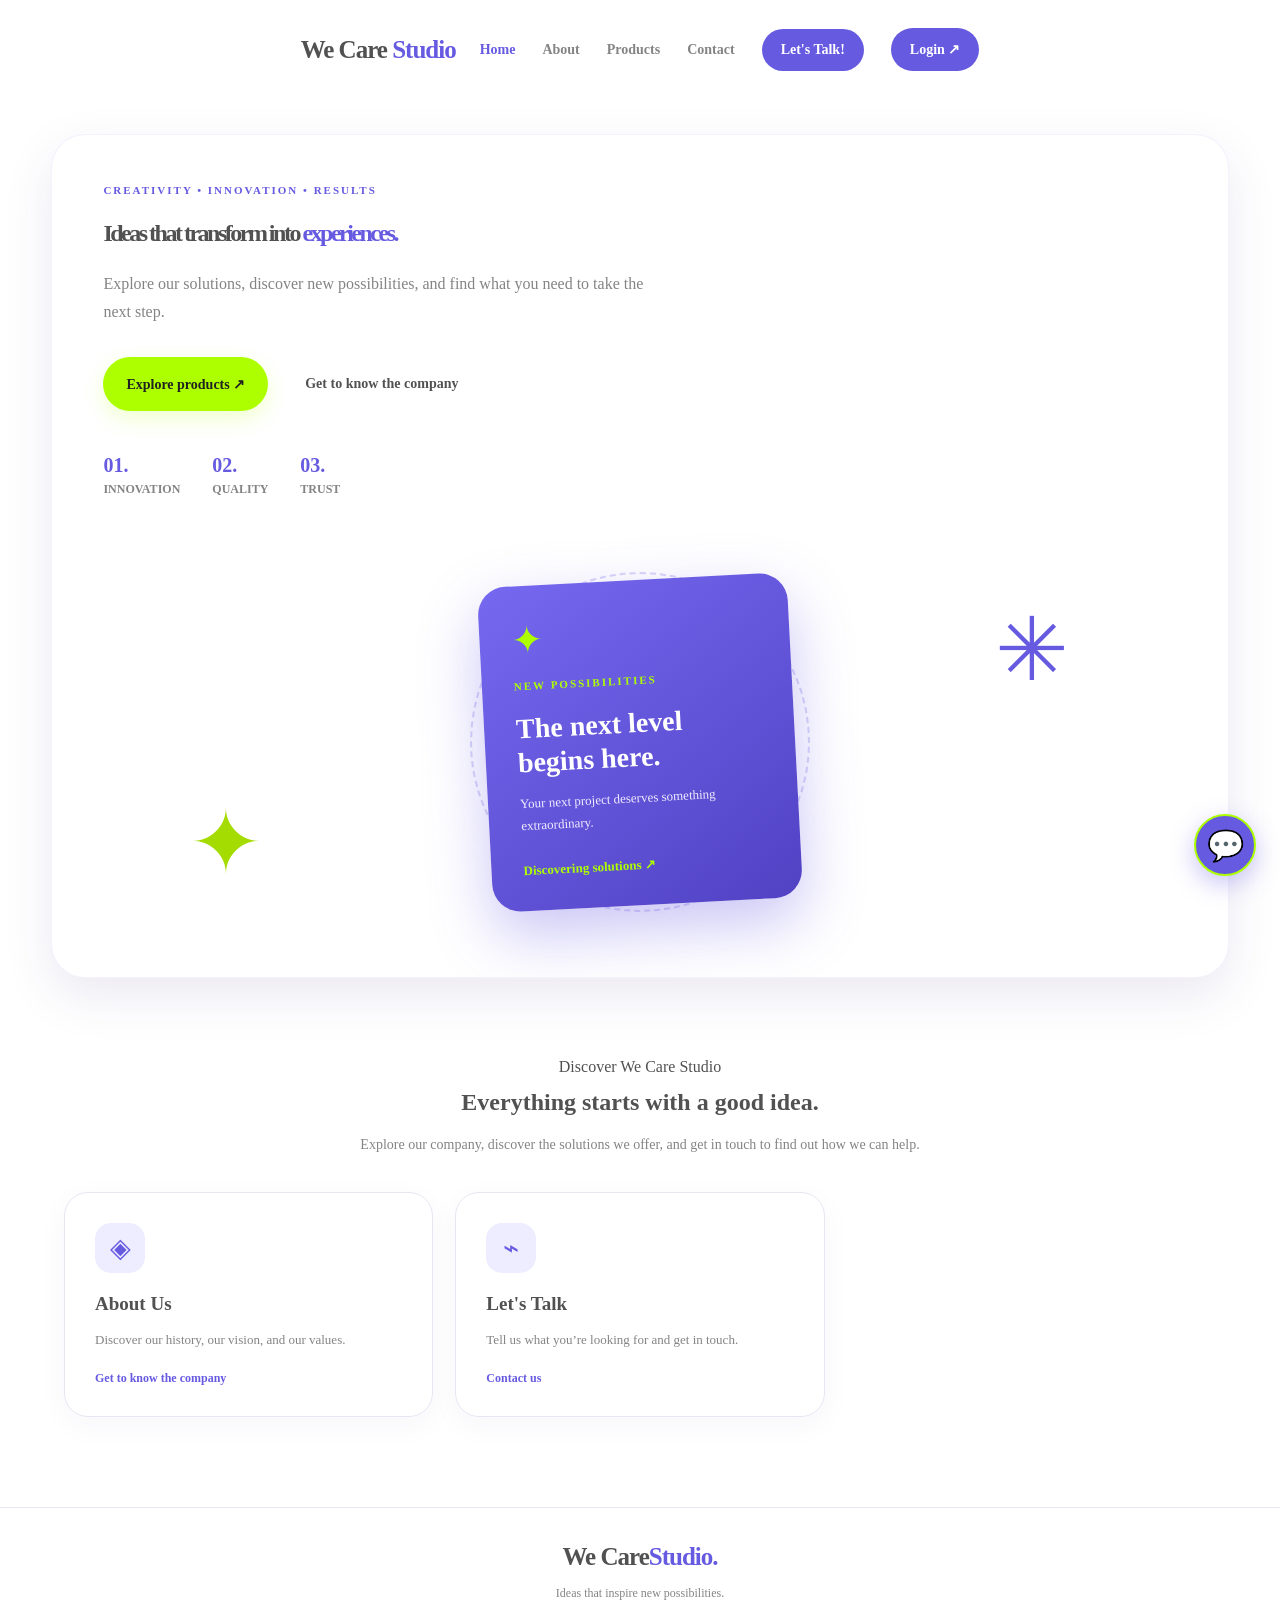
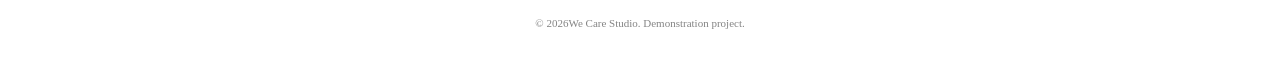
<file: index.html>
<!DOCTYPE html>
<html lang="pt-BR">

<head>
    <meta charset="UTF-8">
    <meta name="viewport" content="width=device-width, initial-scale=1.0">
    <title>We care | Studio</title>

    <link rel="preconnect" href="https://fonts.googleapis.com">
    <link rel="preconnect" href="https://fonts.gstatic.com" crossorigin>
    <link href="https://fonts.googleapis.com/css2?family=Montserrat:wght@400;500;600;700;800;900&display=swap"
        rel="stylesheet">
    <link rel="stylesheet" href="./css/style.css">

</head>

<body>
    <header class="site-header">
        <a class="brand" href="index.html">We Care <span>Studio</span></a>

        <button class="menu-toggle open" aria-label="Abrir menu" aria-expanded="false"
            aria-controls="nav-links">☰</button>

        <nav class="nav-links" id="nav-links">
            <a class="active" href="index.html">Home</a>
            <a href="about.html">About</a>
            <a href="products.html">Products</a>
            <a href="contact.html">Contact</a>
            <a class="nav-cta" href="contact.html">Let's Talk!</a>
            <a class="nav-cta" href="login.html">Login ↗</a>
        </nav>
    </header>

    <main>
        <section class="hero reveal">
            <div class="hero-content">


                <span class="eyebrow">CREATIVITY • INNOVATION • RESULTS</span>

                <h1>Ideas that transform into <span>experiences.</span></h1>

                <p>Explore our solutions, discover new possibilities,
                    and find what you need to take the next step.</p>

                <div class="hero-actions">
                    <a class="button-main" href="products.html">Explore products ↗</a>
                    <a class="button-secondary" href="contact.html">Get to know the company</a>
                </div>

                <div class="hero-stats">
                    <div><strong>01.</strong><span>INNOVATION</span></div>
                    <div><strong>02.</strong><span>QUALITY</span></div>
                    <div><strong>03.</strong><span>TRUST</span></div>
                </div>
            </div>

            <div class="hero-visual">
                <div class="visual-orbit"></div>
                <div class="visual-card">
                    <span class="visual-icon">✦</span>
                    <span class="visual-label">NEW POSSIBILITIES</span>
                    <h2>The next level begins here.</h2>
                    <p>Your next project deserves something extraordinary.</p>
                    <a href="products.html">Discovering solutions ↗</a>
                </div>
                <span class="floating-star star-one">✳</span>
                <span class="floating-star star-two">✦</span>
            </div>
        </section>

        <section class="section-block reveal">
            <span class="eye-brow">Discover We Care Studio</span>
            <h2 class="section-title">Everything starts with a good idea.</h2>
            <p class="section-description">Explore our company, discover the solutions we offer,
                and get in touch to find out how we can help.</p>

            <div class="feature-grid">
                <a class="feature-card" href="about.html">
                    <span class="feature-icon">◈</span>
                    <h3>About Us</h3>
                    <p>Discover our history, our vision, and our values.</p>
                    <span class="card-link">Get to know the company</span>
                </a>

                <a class="feature-card" href="contact.html">
                    <span class="feature-icon">⌁</span>
                    <h3>Let's Talk</h3>
                    <p>Tell us what you’re looking for and get in touch.</p>
                    <span class="card-link">Contact us</span>
                </a>
            </div>
        </section>
    </main>

    <footer class="site-footer">
        <a class="brand" href="index.html">We Care<span>Studio.</span></a>
        <p>Ideas that inspire new possibilities.</p>
        <small>© <span class="current-year"></span>We Care Studio. Demonstration project.</small>
    </footer>

    <div class="chatbot">

        <button class="chatbot-toggle" id="chatbot-toggle" type="button" aria-label="Open virtual assistant"
            aria-expanded="false" aria-controls="chatbot-window">💬</button>

        <section class="chatbot-window" id="chatbot-window" aria-label="We Care Studio virtual assistant" hidden>

            <header class="chatbot-header">

                <div>

                    <span class="chatbot-status"></span>
                    <h2>We Care Assistant</h2>
                    <p>How can I help you today?</p>

                </div>

                <button class="chatbot-close" id="chatbot-close" type="button" aria-label="Close assistant">
                    &times;
                </button>
                
            </header>

            <div class="chatbot-messages" id="chatbot-messages" aria-live="polite">
                <div class="chat-message bot-message">
                    Hi! Welcome to We Care Studio.
                    How can I help you today?
                </div>
            </div>

            <div class="chatbot-options">
                <button type="button" data-question="about">
                    About us
                </button>

                <button type="button" data-question="products">
                    Products
                </button>

                <button type="button" data-question="account">
                    My account
                </button>

                <button type="button" data-question="contact">
                    Contact
                </button>
            </div>

            <form class="chatbot-form" id="chatbot-form">
                <label class="sr-only" for="chatbot-input"></label>
                <input type="text" id="chatbot-input" placeholder="Type your question..." autocomplete="off">
                <button type="submit">Send</button>
            </form>
        </section>
    </div>

    <script src="./js/script.js"></script>
    <script src="./js/assistant.js"></script>


</body>

</html>
</file>
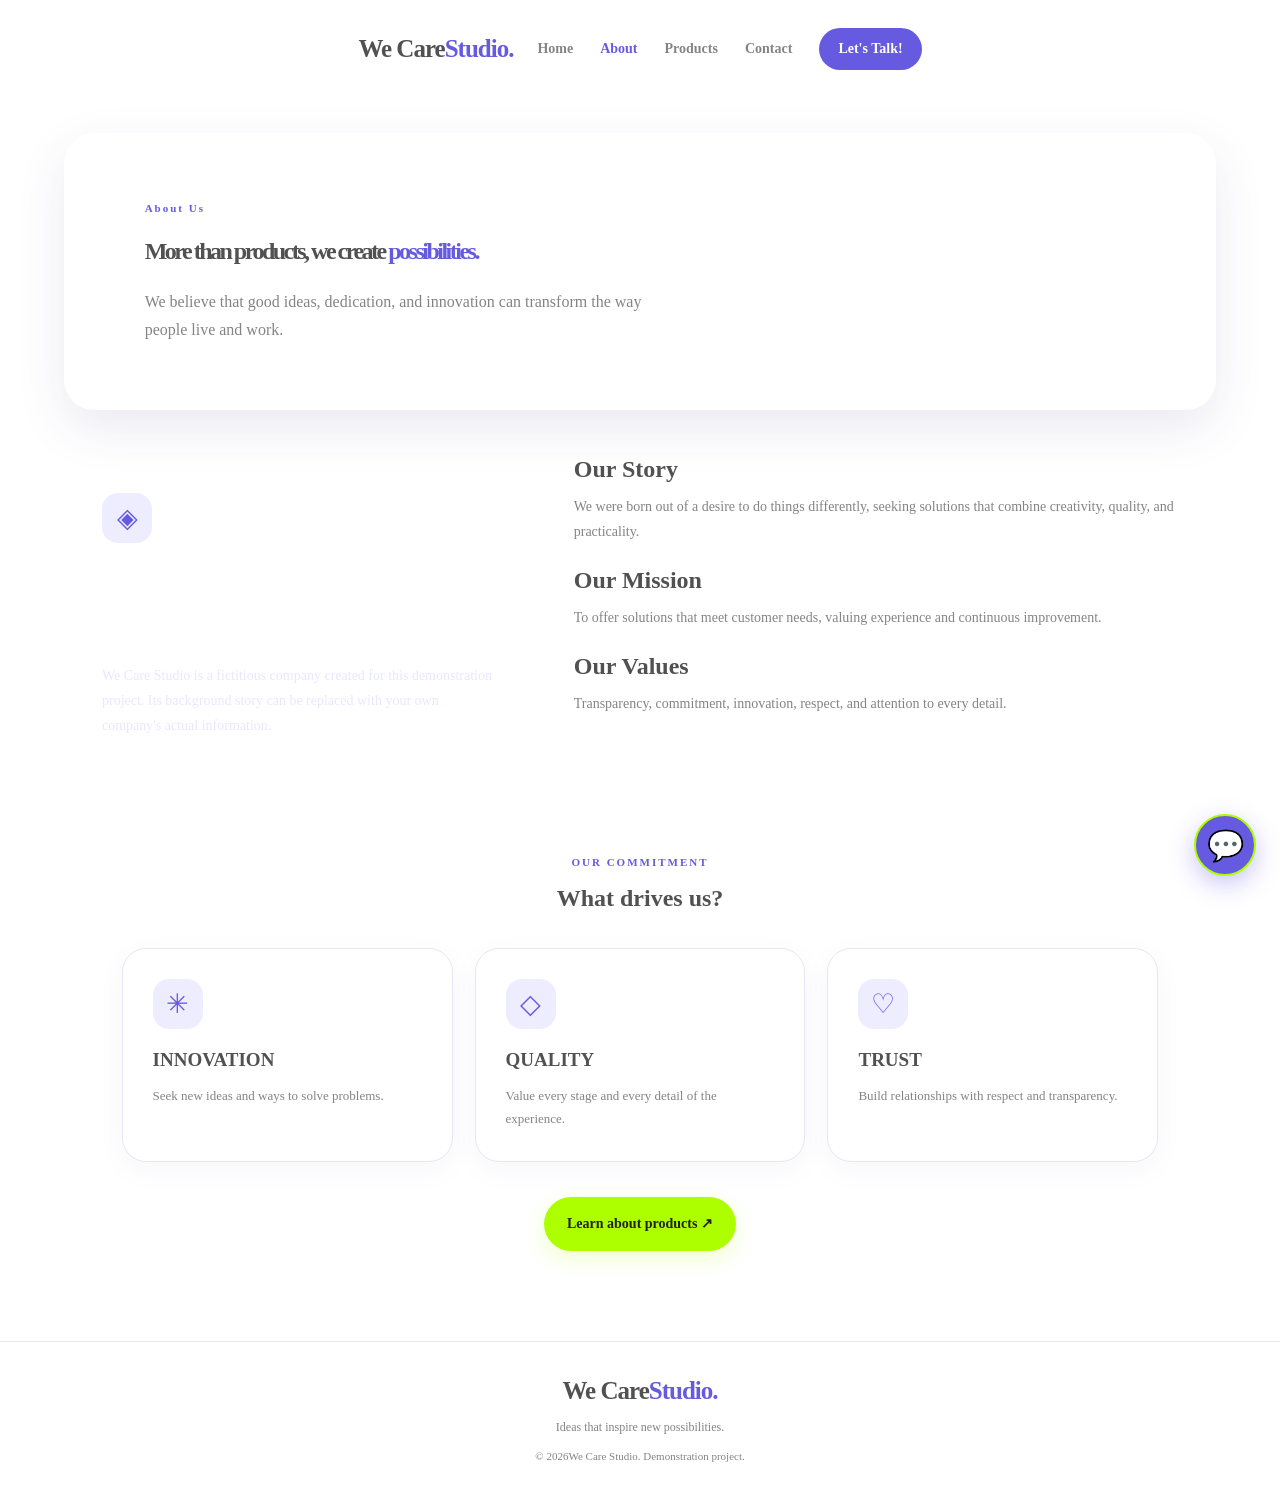
<file: about.html>
<!DOCTYPE html>
<html lang="pt-BR">

<head>
    <meta charset="UTF-8">
    <meta name="viewport" content="width=device-width, initial-scale=1.0">
    <title>About | We Care Studio</title>
    <link rel="stylesheet" href="./css/style.css">
</head>

<body>
    <header class="site-header">
        <a class="brand" href="index.html">We Care<span>Studio.</span></a>

        <button class="menu-toggle" aria-label="Abrir menu" aria-expanded="false" aria-controls="nav-links">☰</button>

        <nav class="nav-links" id="nav-links">
            <a href="index.html">Home</a>
            <a class="active" href="about.html">About</a>
            <a href="products.html">Products</a>
            <a href="contact.html">Contact</a>
            <a class="nav-cta" href="contact.html">Let's Talk!</a>
    </header>


    <main class="page-container">
        <section class="page-hero reveal">
            <span class="eyebrow">About Us</span>
            <h1>More than products, we create <span>possibilities.</span></h1>
            <p>We believe that good ideas, dedication, and innovation can
                transform the way people live and work.</p>
        </section>

        <section class="about-grid reveal">
            <div class="about-highlight">
                <span class="feature-icon">◈</span>
                <h2>A vision focused on the future.</h2>
                <p>We Care Studio is a fictitious company created for this demonstration project. Its background story
                    can be replaced with your own company's actual information.</p>
            </div>

            <div class="about-copy">
                <h2>Our Story</h2>
                <p>We were born out of a desire to do things differently, seeking solutions
                    that combine creativity, quality, and practicality.</p>
                <h2>Our Mission</h2>
                <p>To offer solutions that meet customer needs,
                    valuing experience and continuous improvement.</p>
                <h2>Our Values</h2>
                <p>Transparency, commitment, innovation, respect, and attention
                    to every detail.</p>
            </div>
        </section>

        <section class="section-block reveal">
            <span class="eyebrow">OUR COMMITMENT</span>
            <h2 class="section-title">What drives us?</h2>

            <div class="feature-grid">
                <article class="feature-card">
                    <span class="feature-icon">✳</span>
                    <h3>INNOVATION</h3>
                    <P>Seek new ideas and ways to solve problems.</P>
                </article>
                <article class="feature-card">
                    <span class="feature-icon">◇</span>
                    <h3>QUALITY</h3>
                    <P>Value every stage and every detail of the experience.</P>
                </article>
                <article class="feature-card">
                    <span class="feature-icon">♡</span>
                    <h3>TRUST</h3>
                    <P>Build relationships with respect and transparency.</P>
                </article>
            </div>

            <a class="button-main" href="products.html">Learn about products ↗</a>
        </section>
    </main>

    <footer class="site-footer">
        <a class="brand" href="index.html">We Care<span>Studio.</span></a>
        <p>Ideas that inspire new possibilities.</p>
        <small>© <span class="current-year"></span>We Care Studio. Demonstration project.</small>
    </footer>

    <div class="chatbot">

        <button class="chatbot-toggle" id="chatbot-toggle" type="button" aria-label="Open virtual assistant"
            aria-expanded="false" aria-controls="chatbot-window">💬</button>

        <section class="chatbot-window" id="chatbot-window" aria-label="We Care Studio virtual assistant" hidden>

            <header class="chatbot-header">

                <div>

                    <span class="chatbot-status"></span>
                    <h2>We Care Assistant</h2>
                    <p>How can I help you today?</p>

                </div>

                <button class="chatbot-close" id="chatbot-close" type="button" aria-label="Close assistant">
                    &times;
                </button>
                
            </header>

            <div class="chatbot-messages" id="chatbot-messages" aria-live="polite">
                <div class="chtbot-message bot-message">
                    Hi! Welcome to We Care Studio.
                    How can I help you today?
                </div>
            </div>

            <div class="chatbot-options">
                <button type="button" data-question="about">
                    About us
                </button>

                <button type="button" data-question="products">
                    Products
                </button>

                <button type="button" data-question="account">
                    My account
                </button>

                <button type="button" data-question="contact">
                    Contact
                </button>
            </div>

            <form class="chatbot-form" id="chatbot-form">
                <label class="sr-only" for="chatbot-input"></label>
                <input type="text" id="chatbot-input" placeholder="Type your question..." autocomplete="off">
                <button type="submit">Send</button>
            </form>
        </section>
    </div>

  <script src="./js/script.js"></script>
  <script src="./js/assistant.js"></script>


</body>

</html>
</file>
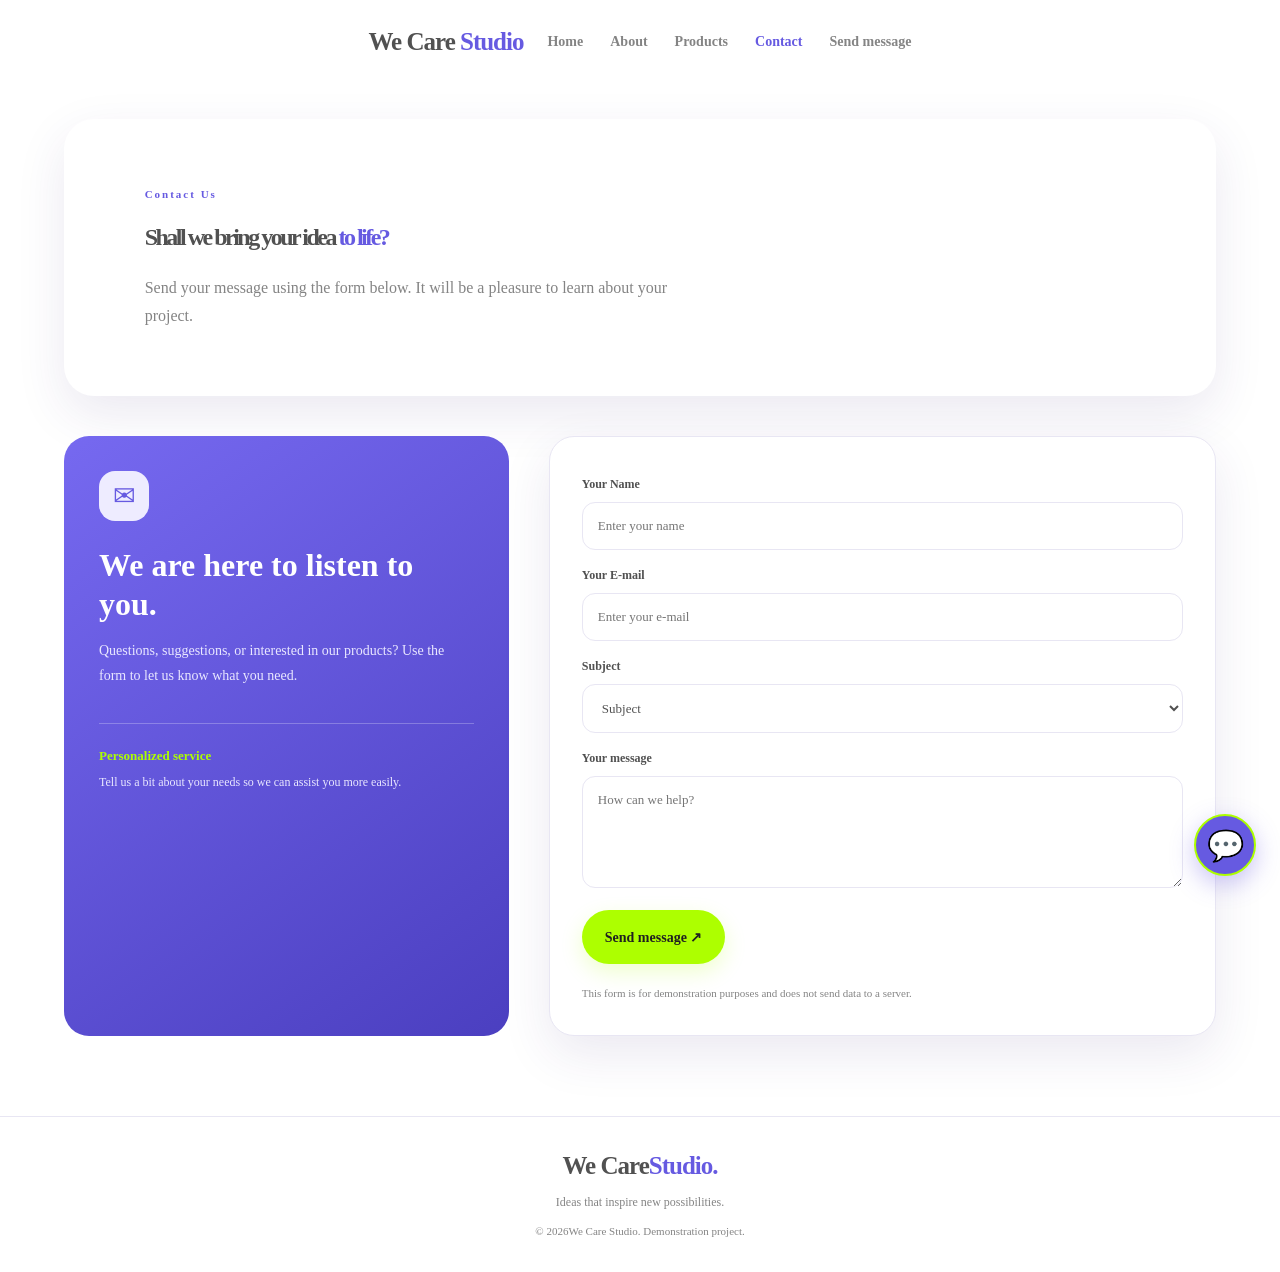
<file: contact.html>
<!DOCTYPE html>
<html lang="pt-BR">

<head>
    <meta charset="UTF-8">
    <meta name="viewport" content="width=device-width, initial-scale=1.0">
    <title>We care | Studio</title>

    <link rel="preconnect" href="https://fonts.googleapis.com">
    <link rel="preconnect" href="https://fonts.gstatic.com" crossorigin>
    <link href="https://fonts.googleapis.com/css2?family=Montserrat:wght@400;500;600;700;800;900&display=swap"
        rel="stylesheet">
   <link rel="stylesheet" href="./css/style.css">

</head>

<body>
    <header class="site-header">
        <a class="brand" href="index.html">We Care <span>Studio</span></a>

        <button class="menu-toggle" aria-label="Abrir menu" aria-expanded="false" aria-controls="nav-links">☰</button>

        <nav class="nav-links" id="nav-links">
            <a href="index.html">Home</a>
            <a href="about.html">About</a>
            <a href="products.html">Products</a>
            <a class="active" href="contact.html">Contact</a>
            <a href="#contact-form">Send message</a>
        </nav>
    </header>

    <main class="page-container">
        <section class="page-hero reveal">
            <span class="eyebrow">Contact Us</span>
            <h1>Shall we bring your idea <span>to life?</span></h1>
            <p>Send your message using the form below.
                It will be a pleasure to learn about your project.</p>
        </section>

        <section class="contact-layout reveal">
            <div class="contact-intro">
                <span class="feature-icon">✉</span>
                <h2>We are here to listen to you.</h2>
                <p>Questions, suggestions, or interested in our products?
                    Use the form to let us know what you need.</p>
                <div class="contact-note">
                    <strong>Personalized service</strong>
                    <p>Tell us a bit about your needs so we can assist you more easily.</p>
                </div>
            </div>

            <form id="contact-form" class="contact-form">
                <label for="name">Your Name</label>
                <input id="name" name="name" type="text" placeholder="Enter your name" required minlength="2">

                <label for="email">Your E-mail</label>
                <input id="email" name="email" type="email" placeholder="Enter your e-mail" required>

                <label for="subject">Subject</label>
                <select id="subject" name="subject" required>
                    <option value="">Subject</option>
                    <option value="products">Product information</option>
                    <option value="services">Service information</option>
                    <option value="other">Another subject</option>
                </select>

                <label for="message">Your message</label>
                <textarea id="message" name="message" rows="5" placeholder="How can we help?" required
                    minlength="10"></textarea>

                <button type="submit" class="button-main">Send message ↗</button>
                <p id="form-feedback" class="form-feedback" aria-live="polite"></p>
                <small>This form is for demonstration purposes and does not send data to a server.</small>

            </form>
        </section>
    </main>

     <footer class="site-footer">
        <a class="brand" href="index.html">We Care<span>Studio.</span></a>
        <p>Ideas that inspire new possibilities.</p>
        <small>© <span class="current-year"></span>We Care Studio. Demonstration project.</small>
    </footer>

    <div class="chatbot">

        <button class="chatbot-toggle" id="chatbot-toggle" type="button" aria-label="Open virtual assistant"
            aria-expanded="false" aria-controls="chatbot-window">💬</button>

        <section class="chatbot-window" id="chatbot-window" aria-label="We Care Studio virtual assistant" hidden>

            <header class="chatbot-header">

                <div>

                    <span class="chatbot-status"></span>
                    <h2>We Care Assistant</h2>
                    <p>How can I help you today?</p>

                </div>

                <button class="chatbot-close" id="chatbot-close" type="button" aria-label="Close assistant">
                    &times;
                </button>
                
            </header>

            <div class="chatbot-messages" id="chatbot-messages" aria-live="polite">
                <div class="chtbot-message bot-message">
                    Hi! Welcome to We Care Studio.
                    How can I help you today?
                </div>
            </div>

            <div class="chatbot-options">
                <button type="button" data-question="about">
                    About us
                </button>

                <button type="button" data-question="products">
                    Products
                </button>

                <button type="button" data-question="account">
                    My account
                </button>

                <button type="button" data-question="contact">
                    Contact
                </button>
            </div>

            <form class="chatbot-form" id="chatbot-form">
                <label class="sr-only" for="chatbot-input"></label>
                <input type="text" id="chatbot-input" placeholder="Type your question..." autocomplete="off">
                <button type="submit">Send</button>
            </form>
        </section>
    </div>

    <script src="./js/script.js"></script>
    <script src="./js/assistant.js"></script>


</body>

</html>
</file>
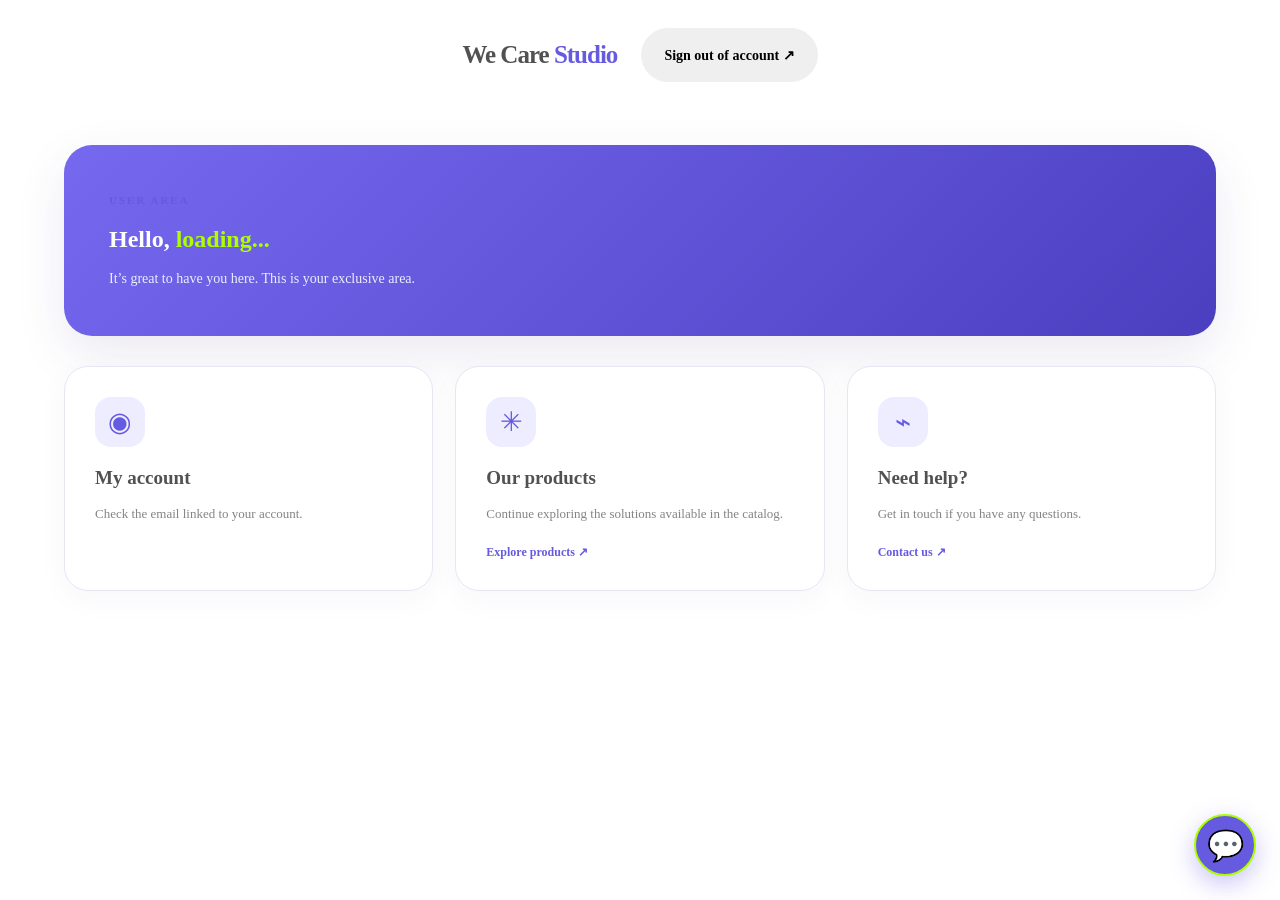
<file: dashboard.html>
<!DOCTYPE html>
<html lang="pt-BR">

<head>
    <meta charset="UTF-8">
    <meta name="viewport" content="width=device-width, initial-scale=1.0">
    <title>We care | Studio</title>

    <link rel="preconnect" href="https://fonts.googleapis.com">
    <link rel="preconnect" href="https://fonts.gstatic.com" crossorigin>
    <link href="https://fonts.googleapis.com/css2?family=Montserrat:wght@400;500;600;700;800;900&display=swap"
        rel="stylesheet">
    <link rel="stylesheet" href="./css/style.css">

</head>

<body class="dashboard-page">

    <header class="site-header">
        <a class="brand" href="index.html">We Care <span>Studio</span></a>
        <button id="logout-button" class="button-secondary" type="button">Sign out of account ↗</button>
    </header>

    <main class="page-container">
        <section class="dashboard-welcome">
            <span class="eyebrow">USER AREA</span>
            <h1>Hello, <span id="user-name">loading...</span></h1>
            <p>It’s great to have you here. This is your exclusive area.</p>
        </section>

        <section class="dashboard-grid">

            <article class="feature-card">
                <span class="feature-icon">◉</span>
                <h3>My account</h3>
                <p>Check the email linked to your account.</p>
                <strong id="user-email" class="user-email"></strong>
            </article>

            <article class="feature-card">
                <span class="feature-icon">✳</span>
                <h3>Our products</h3>
                <p>Continue exploring the solutions available in the catalog.</p>
                <a class="card-link" href="products.html">Explore products ↗</a>
            </article>

            <article class="feature-card">
                <span class="feature-icon">⌁</span>
                <h3>Need help?</h3>
                <p>Get in touch if you have any questions.</p>
                <a class="card-link" href="contact.html">Contact us ↗</a>
            </article>
        </section>

        <p id="dashboard-feedback" class="form-feedback" role="status"></p>

    </main>

    <div class="chatbot">

        <button class="chatbot-toggle" id="chatbot-toggle" type="button" aria-label="Open virtual assistant"
            aria-expanded="false" aria-controls="chatbot-window">💬</button>

        <section class="chatbot-window" id="chatbot-window" aria-label="We Care Studio virtual assistant" hidden>

            <header class="chatbot-header">

                <div>

                    <span class="chatbot-status"></span>
                    <h2>We Care Assistant</h2>
                    <p>How can I help you today?</p>

                </div>

                <button class="chatbot-close" id="chatbot-close" type="button" aria-label="Close assistant">
                    &times;
                </button>
                
            </header>

            <div class="chatbot-messages" id="chatbot-messages" aria-live="polite">
                <div class="chtbot-message bot-message">
                    Hi! Welcome to We Care Studio.
                    How can I help you today?
                </div>
            </div>

            <div class="chatbot-options">
                <button type="button" data-question="about">
                    About us
                </button>

                <button type="button" data-question="products">
                    Products
                </button>

                <button type="button" data-question="account">
                    My account
                </button>

                <button type="button" data-question="contact">
                    Contact
                </button>
            </div>

            <form class="chatbot-form" id="chatbot-form">
                <label class="sr-only" for="chatbot-input"></label>
                <input type="text" id="chatbot-input" placeholder="Type your question..." autocomplete="off">
                <button type="submit">Send</button>
            </form>
        </section>
    </div>

    <script src="./js/script.js"></script>
    <script src="./js/assistant.js"></script>

</body>

</html>
</file>
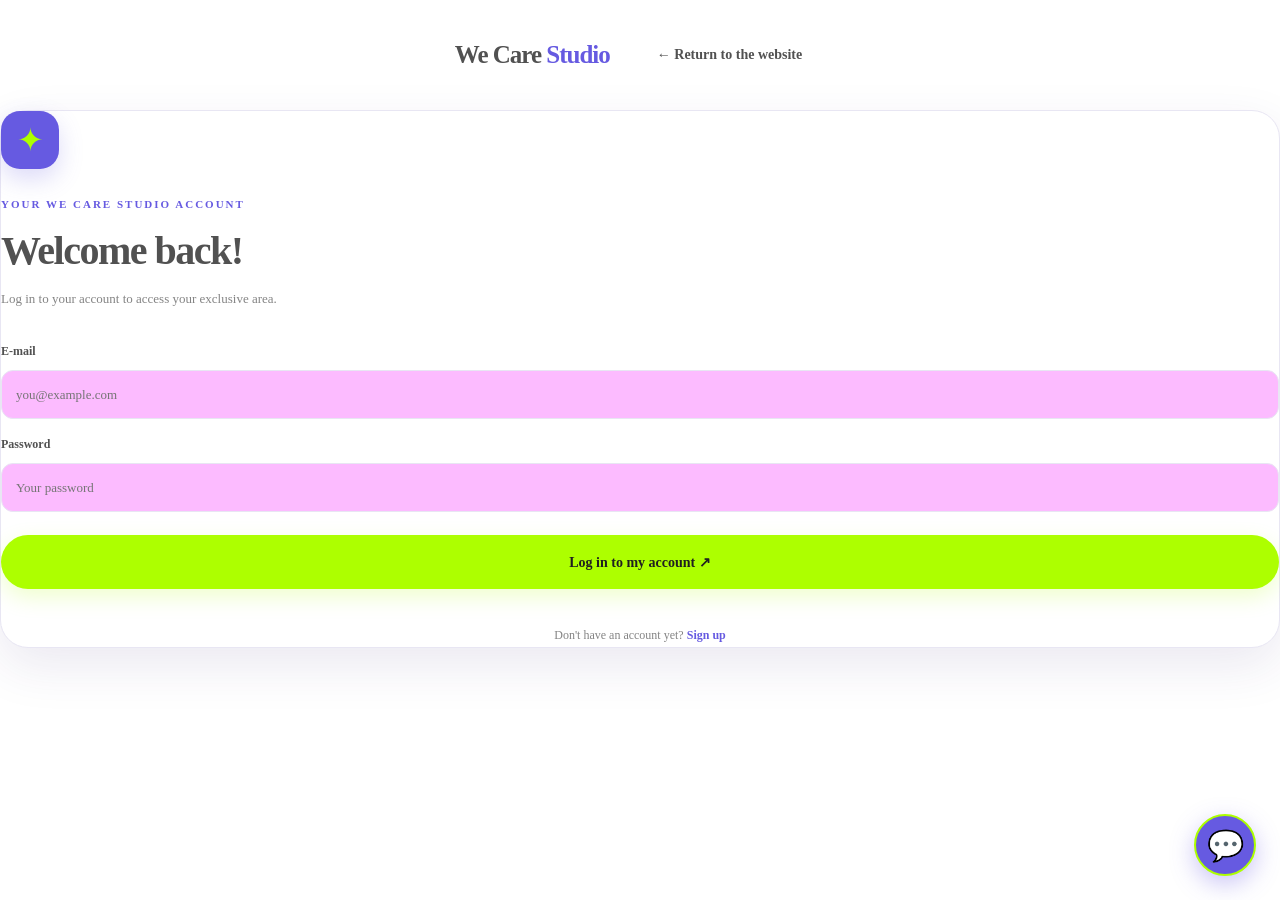
<file: login.html>
<!DOCTYPE html>
<html lang="pt-BR">

<head>
    <meta charset="UTF-8">
    <meta name="viewport" content="width=device-width, initial-scale=1.0">
    <title>We care | Studio</title>

    <link rel="preconnect" href="https://fonts.googleapis.com">
    <link rel="preconnect" href="https://fonts.gstatic.com" crossorigin>
    <link href="https://fonts.googleapis.com/css2?family=Montserrat:wght@400;500;600;700;800;900&display=swap"
        rel="stylesheet">
    <link rel="stylesheet" href="./css/style.css">

</head>

<body class="auth-page">

    <header class="site-header">
        <a class="brand" href="index.html">We Care <span>Studio</span></a>
        <a class="button-secondary" href="index.html">← Return to the website</a>
    </header>

    <main class="auth-container">
        <section class="auth-card">
            <div class="auth-symbol">✦</div>

            <span class="eyebrow">YOUR WE CARE STUDIO ACCOUNT</span>
            <h1>Welcome back!</h1>
            <p class="auth-description">Log in to your account to access your exclusive area.</p>

            <form id="login-form" class="auth-form">
                <label for="login-email">E-mail</label>
                <input id="login-email" name="email" type="email" autocomplete="email" placeholder="you@example.com" required>

                <label for="login-password">Password</label>
                <input id="login-password" name="password" type="password" autocomplete="current-password" placeholder="Your password" required minlength="8">

                <button class="button-main" type="submit">Log in to my account ↗</button>

                <p id="login-feedback" class="form-feedback" role="status"></p>
            </form>

            <p class="auth-switch">Don't have an account yet?
                <a href="register.html">Sign up</a>
            </p>
        </section>
    </main>

    <div class="chatbot">

        <button class="chatbot-toggle" id="chatbot-toggle" type="button" aria-label="Open virtual assistant"
            aria-expanded="false" aria-controls="chatbot-window">💬</button>

        <section class="chatbot-window" id="chatbot-window" aria-label="We Care Studio virtual assistant" hidden>

            <header class="chatbot-header">

                <div>

                    <span class="chatbot-status"></span>
                    <h2>We Care Assistant</h2>
                    <p>How can I help you today?</p>

                </div>

                <button class="chatbot-close" id="chatbot-close" type="button" aria-label="Close assistant">
                    &times;
                </button>
                
            </header>

            <div class="chatbot-messages" id="chatbot-messages" aria-live="polite">
                <div class="chtbot-message bot-message">
                    Hi! Welcome to We Care Studio.
                    How can I help you today?
                </div>
            </div>

            <div class="chatbot-options">
                <button type="button" data-question="about">
                    About us
                </button>

                <button type="button" data-question="products">
                    Products
                </button>

                <button type="button" data-question="account">
                    My account
                </button>

                <button type="button" data-question="contact">
                    Contact
                </button>
            </div>

            <form class="chatbot-form" id="chatbot-form">
                <label class="sr-only" for="chatbot-input"></label>
                <input type="text" id="chatbot-input" placeholder="Type your question..." autocomplete="off">
                <button type="submit">Send</button>
            </form>
        </section>
    </div>

    <script src="./js/assistant.js"></script>

</body>

</html>
</file>
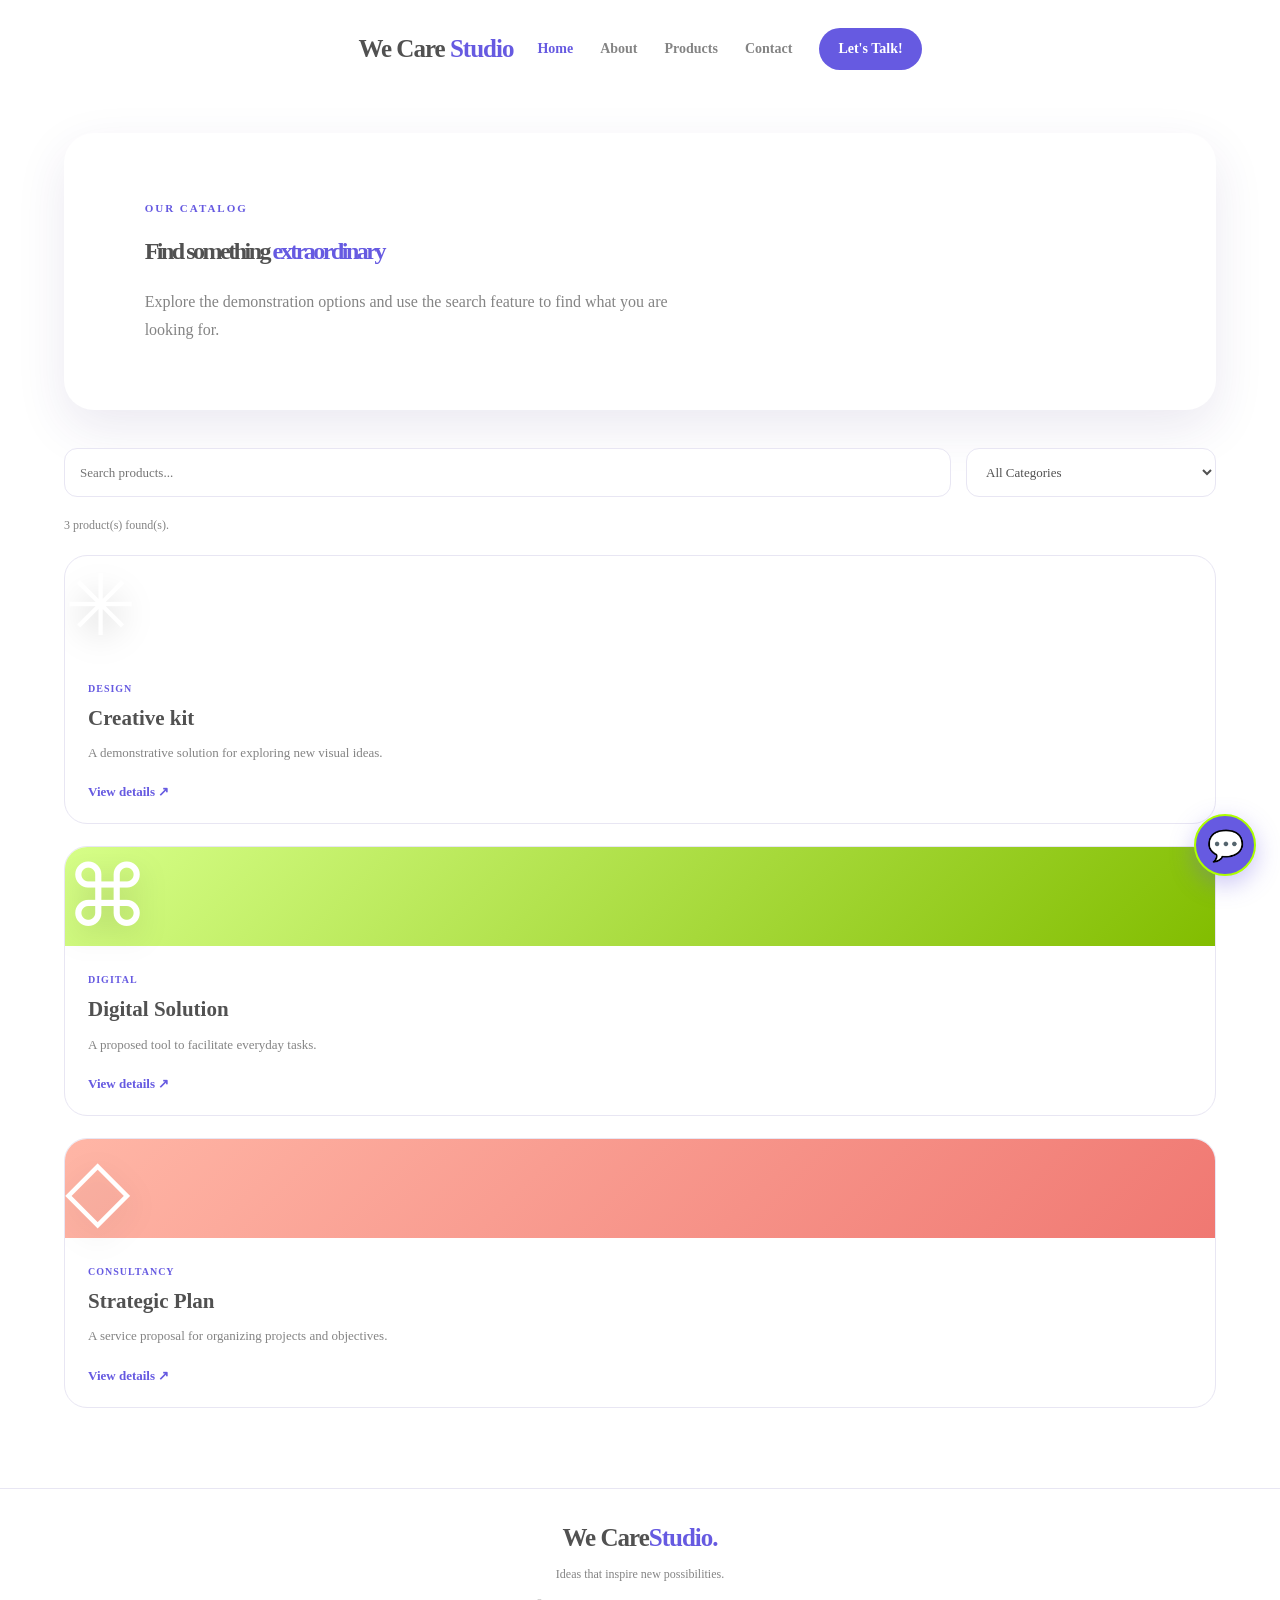
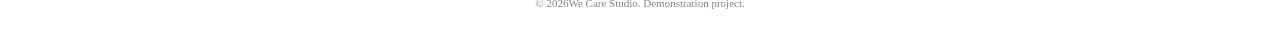
<file: products.html>
<!DOCTYPE html>
<html lang="pt-BR">

<head>
    <meta charset="UTF-8">
    <meta name="viewport" content="width=device-width, initial-scale=1.0">
    <title>We care | Studio</title>

    <link rel="preconnect" href="https://fonts.googleapis.com">
    <link rel="preconnect" href="https://fonts.gstatic.com" crossorigin>
    <link href="https://fonts.googleapis.com/css2?family=Montserrat:wght@400;500;600;700;800;900&display=swap"
        rel="stylesheet">
   <link rel="stylesheet" href="./css/style.css">

</head>

<body>
    <header class="site-header">
        <a class="brand" href="index.html">We Care <span>Studio</span></a>

        <button class="menu-toggle" aria-label="Abrir menu" aria-expanded="false" aria-controls="nav-links">☰</button>

        <nav class="nav-links" id="nav-links">
            <a class="active" href="index.html">Home</a>
            <a href="about.html">About</a>
            <a href="products.html">Products</a>
            <a href="contact.html">Contact</a>
           <a class="nav-cta" href="contact.html">Let's Talk!</a>
        </nav>
    </header>

    <main class="page-container">
        <section class="page-hero reveal">
            <span class="eyebrow">OUR CATALOG</span>
            <h1>Find something <span>extraordinary</span></h1>
            <p>Explore the demonstration options and use the search feature
                to find what you are looking for.</p>
        </section>

        <section class="catalog reveal">

            <div class="catalog-controls">
                <input id="product-search" type="search" placeholder="Search products..." aria-label="Search products">

                <select id="category-filter" aria-label="Filter by category">
                    <option value="all">All Categories</option>
                    <option value="design">Design</option>
                    <option value="digital">Digital</option>
                    <option value="consultancy">Consultancy</option>
                </select>

            </div>

            <p id="product-count" class="results-count" aria-live="polite"></p>

            <div class="product-grid">
                <article class="product-card" data-category="design">
                    <div class="product-art art-purple"><span>✳</span></div>
                    <div class="product-info">
                        <span class="product-tag">DESIGN</span>
                        <h2>Creative kit</h2>
                        <p>A demonstrative solution for exploring new visual ideas.</p>
                        <button class="product-details" data-title="Creative kit"
                            data-description="An example of a product geared toward creativity and visual creation. Replace this description with the actual information from your catalog."
                            data-price="Price upon request">View details ↗
                        </button>
                    </div>
                </article>

                <article class="product-card" data-category="digital">
                    <div class="product-art art-green"><span>⌘</span></div>
                    <div class="product-info">
                        <span class="product-tag">DIGITAL</span>
                        <h2>Digital Solution</h2>
                        <p>A proposed tool to facilitate everyday tasks.</p>
                        <button class="product-details" data-title="Digital solution"
                            data-description="An example of a digital solution, which could be an application, software, or service offered by your company."
                            data-price="Price upon request">View details ↗
                        </button>
                    </div>
                </article>

                <article class="product-card" data-category="consultancy">
                    <div class="product-art art-coral"><span>◇</span></div>
                    <div class="product-info">
                        <span class="product-tag">CONSULTANCY</span>
                        <h2>Strategic Plan</h2>
                        <p>A service proposal for organizing projects and objectives.</p>
                        <button class="product-details" data-title="Strategic Plan"
                            data-description="Example of a consulting service. Customize this content according to the services actually offered."
                            data-price="Price upon request">View details ↗
                        </button>
                    </div>
                </article>
            </div>

            <p id="no-products" class="empty-state" hidden>No products found. Try another search.</p>

        </section>

        <dialog id="product-dialog" class="product-dialog">
            <button id="close-dialog" class="dialog-close" aria-label="Close details">X</button>
            <h2 id="dialog-title"></h2>
            <p id="dialog-description"></p>
            <p id="dialog-price" class="dialog-price"></p>
            <a class="button-main" href="contact.html">I am interested</a>
        </dialog>
    </main>

    <footer class="site-footer">
        <a class="brand" href="index.html">We Care<span>Studio.</span></a>
        <p>Ideas that inspire new possibilities.</p>
        <small>© <span class="current-year"></span>We Care Studio. Demonstration project.</small>
    </footer>

    <div class="chatbot">

        <button class="chatbot-toggle" id="chatbot-toggle" type="button" aria-label="Open virtual assistant"
            aria-expanded="false" aria-controls="chatbot-window">💬</button>

        <section class="chatbot-window" id="chatbot-window" aria-label="We Care Studio virtual assistant" hidden>

            <header class="chatbot-header">

                <div>

                    <span class="chatbot-status"></span>
                    <h2>We Care Assistant</h2>
                    <p>How can I help you today?</p>

                </div>

                <button class="chatbot-close" id="chatbot-close" type="button" aria-label="Close assistant">
                    &times;
                </button>
                
            </header>

            <div class="chatbot-messages" id="chatbot-messages" aria-live="polite">
                <div class="chtbot-message bot-message">
                    Hi! Welcome to We Care Studio.
                    How can I help you today?
                </div>
            </div>

            <div class="chatbot-options">
                <button type="button" data-question="about">
                    About us
                </button>

                <button type="button" data-question="products">
                    Products
                </button>

                <button type="button" data-question="account">
                    My account
                </button>

                <button type="button" data-question="contact">
                    Contact
                </button>
            </div>

            <form class="chatbot-form" id="chatbot-form">
                <label class="sr-only" for="chatbot-input"></label>
                <input type="text" id="chatbot-input" placeholder="Type your question..." autocomplete="off">
                <button type="submit">Send</button>
            </form>
        </section>
    </div>

    <script src="./js/script.js"></script>
    <script src="./js/assistant.js"></script>


</body>

</html>
</file>
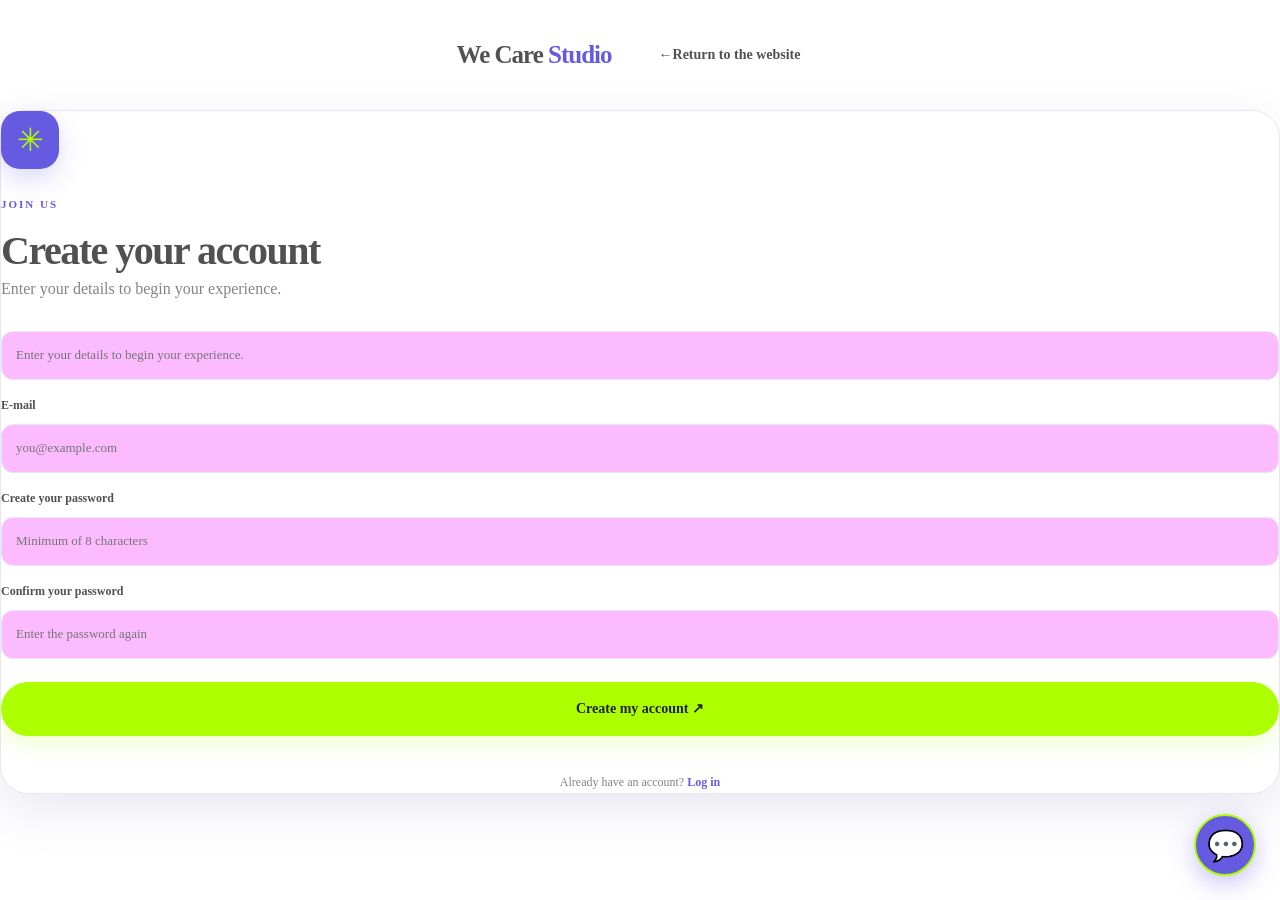
<file: register.html>
<!DOCTYPE html>
<html lang="pt-BR">

<head>
    <meta charset="UTF-8">
    <meta name="viewport" content="width=device-width, initial-scale=1.0">
    <title>We care | Studio</title>

    <link rel="preconnect" href="https://fonts.googleapis.com">
    <link rel="preconnect" href="https://fonts.gstatic.com" crossorigin>
    <link href="https://fonts.googleapis.com/css2?family=Montserrat:wght@400;500;600;700;800;900&display=swap"
        rel="stylesheet">
    <link rel="stylesheet" href="./css/style.css">

</head>

<body>

    <header class="site-header">
        <a class="brand" href="index.html">We Care <span>Studio</span></a>
        <a class="button-secondary" href="index.html">←Return to the website</a>
    </header>
    <main class="auth-container">
        <section class="auth-card">
            <div class="auth-symbol">✳</div>

            <span class="eyebrow">JOIN US</span>
            <h1>Create your account</h1>
            <p>Enter your details to begin your experience.</p>

            <form id="register-form" class="auth-form">
                <input id="register-name" name="name" type="text" autocomplete="name"
                    placeholder="Enter your details to begin your experience." required minlength="2" maxlength="8">

                <label for="register-email">E-mail</label>
                <input id="register-email" name="email" type="email" autocomplete="email" placeholder="you@example.com"
                    required>

                <label for="register-password">Create your password</label>
                <input id="register-password" name="password" type="password" autocomplete="new-password"
                    placeholder="Minimum of 8 characters" required minlength="8">

                <label for="register-confirm">Confirm your password</label>
                <input id="register-confirm" name="confirm" type="password" autocorrect="new-password"
                    placeholder="Enter the password again" required minlength="8">

                <button class="button-main" type="submit">Create my account ↗</button>
                <p id="register-feedback" class="form-feedback" role="status"></p>
            </form>

            <p class="auth-switch">
                Already have an account?
                <a href="login.html">Log in</a>
            </p>
        </section>
    </main>

    <div class="chatbot">

        <button class="chatbot-toggle" id="chatbot-toggle" type="button" aria-label="Open virtual assistant"
            aria-expanded="false" aria-controls="chatbot-window">💬</button>

        <section class="chatbot-window" id="chatbot-window" aria-label="We Care Studio virtual assistant" hidden>

            <header class="chatbot-header">

                <div>

                    <span class="chatbot-status"></span>
                    <h2>We Care Assistant</h2>
                    <p>How can I help you today?</p>

                </div>

                <button class="chatbot-close" id="chatbot-close" type="button" aria-label="Close assistant">
                    &times;
                </button>
                
            </header>

            <div class="chatbot-messages" id="chatbot-messages" aria-live="polite">
                <div class="chtbot-message bot-message">
                    Hi! Welcome to We Care Studio.
                    How can I help you today?
                </div>
            </div>

            <div class="chatbot-options">
                <button type="button" data-question="about">
                    About us
                </button>

                <button type="button" data-question="products">
                    Products
                </button>

                <button type="button" data-question="account">
                    My account
                </button>

                <button type="button" data-question="contact">
                    Contact
                </button>
            </div>

            <form class="chatbot-form" id="chatbot-form">
                <label class="sr-only" for="chatbot-input"></label>
                <input type="text" id="chatbot-input" placeholder="Type your question..." autocomplete="off">
                <button type="submit">Send</button>
            </form>
        </section>
    </div>

    <script src="./js/script.js"></script>
    <script src="./js/assistant.js"></script>

</body>

</html>
</file>
<file: css/style.css>
:root {
    --purple: #665ae1;
    --purple-dark: #4b3fc0;
    --lime: #adff00;
    --gray-dark: #515151;
    --gray: #848484;
    --gray-light: #989d9c;
    --white: #ffffff;
    --background: #f7f7fc;
    --border: #e8e6f3;
    --shadow: 0 18px 50px rgba(55, 44, 120, 0.10);
}

* {
    margin: 0;
    padding: 0;
    box-sizing: border-box;
    font-family: "Montserrat" sans-serif;
}

html {
    scroll-behavior: smooth;
}

body {
    min-height: 100vh;
    color: var(--gray-dark);
    background: radial-gradient(ellipse at 90% 5%¨, #ece9ff 0, transparent 32% var(--backgound));
}

a {
    color: inherit;
    text-decoration: none;
}

button,
input,
select,
textarea {
    font: inherit;
}

button,
input,
select,
textarea {
    -webkit-tap-highlight-color: transparent;
}

button:focus-visible,
a:focus-visible,
input:focus-visible,
select:focus-visible,
textarea:focus-visible {
    outline: 3px solid var(--purple);
    outline-offset: 4px;
}

.site-header {
    width: min(1320px, 92%);
    margin: 0 auto;
    padding: 28px 0;
    display: flex;
    align-items: center;
    justify-content: center;
    gap: 24px;
}

.brand {
    flex-shrink: 0;
    font-size: 25px;
    font-weight: 900;
    letter-spacing: -1px;
}

.brand span {
    color: var(--purple);
}

.nav-links {
    display: flex;
    align-items: center;
    gap: 27px;
}

.nav-links a {
    font-size: 14px;
    font-weight: 600;
    color: var(--gray);
    transition: color 0.25s ease;
}

.nav-links>a:hover,
.nav-links>a.active {
    color: var(--purple);
}

.nav-links .nav-cta {
    padding: 13px 19px;
    border-radius: 30px;
    background: var(--purple);
    color: var(--white);
    transition: background 0.25s, transform 0.25s;
}

.nav-links .nav-cta:hover {
    background: var(--purple-dark);
    color: var(--white);
    transform: translateY(-2px);
}

.menu-toggle {
    display: none;
    border: none;
    background: var(--purple);
    color: var(--white);
    border-radius: 12px;
    width: 44px;
    height: 44px;
    font-size: 23px;
    cursor: pointer;
}

.eyebrow {
    display: inline-block;
    color: var(--purple);
    font-size: 11px;
    font-weight: 800;
    letter-spacing: 2px;
    line-height: 1.8;
}

h1,
h2,
h3 {
    color: var(--gray-dark);
    line-height: 1.2;
}

p {
    color: var(--gray);
    line-height: 1.8;
}

.button-main,
.button-secondary {
    display: inline-flex;
    align-items: center;
    justify-content: center;
    gap: 8px;
    min-height: 54px;
    padding: 14px 23px;
    border: none;
    border-radius: 30px;
    font-size: 14px;
    font-weight: 800;
    cursor: pointer;
    transition: transform 0.25s ease, box-shadow 0.25s ease backgrond 0.25s ease;
}

.button-main {
    background: var(--lime);
    color: #202020;
    box-shadow: 0 8px 22px rgba(173, 255, 0, 0.2);
}

.button-main:hover {
    transform: translateY(-4px);
    box-shadow: 0 12px 25px rgba(173, 255, 0, 0.35);
}

.button-secondary:hover {
    border-color: var(--purple);
    color: var(--purple);
    transform: translateY(-3px);
}

.hero {
    width: min(1320px, 92%);
    min-height: 560px;
    margin: 35px auto 80px;
    padding: 45px 4%;
    display: grid;
    grid-template-columns: 1.15rf 0.85fr;
    align-items: center;
    gap: 55px;
    background: var(--white);
    border: 1px solid rgba(102, 90, 225, 0.08);
    border-radius: 34px;
    box-shadow: var(--shadow);
    overflow: hidden;
}

.hero-content h1,
.page-hero h1 {
    margin-top: 18px;
    font-size: clamp(38px, 5vw 66px);
    font-weight: 900;
    letter-spacing: -2.5px;
}

.hero-content h1 span,
.page-hero h1 span {
    color: var(--purple);
}

.hero-content>p,
.page-hero>p {
    max-width: 540px;
    margin-top: 22px;
    font-size: 16px;
}

.hero-actions {
    display: flex;
    flex-wrap: wrap;
    gap: 14px;
    margin-top: 30px;
}

.hero-stats {
    display: flex;
    flex-wrap: wrap;
    gap: 32px;
    margin-top: 43px;
}

.hero-stats div {
    display: flex;
    flex-direction: column;
    gap: 5px;
}

.hero-stats strong {
    color: var(--purple);
    font-size: 20px;
}

.hero-stats span {
    color: var(--gray);
    font-size: 12px;
    font-weight: 600;
}

.hero-visual {
    min-height: 380px;
    position: relative;
    display: grid;
    place-items: center;
    isolation: isolate;
}


.visual-orbit {
    position: absolute;
    top: 50%;
    left: 50%;
    translate: -50% -50%;
    width: min(340px, 90%);
    aspect-ratio: 1;
    border: 2px dashed rgba(102, 90, 225, 0.25);
    border-radius: 50%;
    pointer-events: none;
    animation: rotate-orbit 24s linear infinite;
    z-index: 0;
}

.visual-card {
    z-index: 1;
    width: min(310px, 90%);
    min-height: 275px;
    padding: 32px;
    border-radius: 28px;
    background: linear-gradient(145deg, #7669f0, #5142c4);
    color: var(--white);
    box-shadow: 0 24px 60px rgba(102, 90, 225, 0.35);
    transform: rotate(-3deg);
    transition: transform 0.35s ease;
}

.visual-card .visual-icon {
    display: block;
    margin-bottom: 18px;
    color: #adff00;
    font-size: 38px;
}

.visual-card .visual-label {
    display: block;
    margin-bottom: 20px;
    color: #adff00;
    font-size: 11px;
    font-weight: 800;
    letter-spacing: 2px;
}

.visual-card h2 {
    margin-bottom: 14px;
    color: #ffffff;
    font-size: 28px;
    font-weight: 800;
    line-height: 1.2;
}

.visual-card p {
    width: 100%;
    margin-top: 0;
    margin-bottom: 24px;
    color: #f0edff;
    font-size: 13px;
    line-height: 1.7;
}

.visual-card a {
    display: inline-block;
    color: var(--lime);
    font-size: 13px;
    font-weight: 800;
    text-decoration: none;
    transition: transform 0.3s ease;
}

.visual-card a:hover {
    transform: translateX(5px);
}

.floating-star {
    position: absolute;
    z-index: 2;
    color: var(--purple);
    animation: float-star 3s ease-in-out infinite;
}

.star-one {
    top: 12%;
    right: 10%;
    font-size: 88px;
}

.star-two {
    bottom: 10%;
    left: 8%;
    color: #a4db00;
    font-size: 88px;
    animation-delay: 0.7s;
}

@keyframes rotate-orbit {
    to {
        transform: rotate(360deg);
    }
}

@keyframes float-star {
    50% {
        transform: translateY(-12px) rotate(15deg);
    }
}

.section-block {
    width: min(1200px, 90%);
    margin: 0 auto 90px;
    text-align: center;
}

.section-title {
    margin-top: 12px;
    font-size: clamp(28px 4vw 42px);
    font-weight: 900;
}

.section-description {
    max-width: 650px;
    margin: 15px auto 35px;
    font-size: 14px;
}

.feature-grid {
    display: grid;
    grid-template-columns: repeat(3, minmax(0, 1fr));
    gap: 22px;
    margin-top: 35px;
    text-align: left;
}

.feature-card {
    padding: 30px;
    border: 1px solid var(--border);
    border-radius: 24px;
    background: var(--white);
    box-shadow: 0 8px 30px rgba(55, 44, 120, 0.04);
    transition: transform 0.3s ease, box-shadow 0.3s ease;
}

.feature-card:hover {
    transform: translateY(-7px);
    box-shadow: var(--shadow);
}

.feature-icon {
    display: inline-grid;
    place-items: center;
    width: 50px;
    height: 50px;
    border-radius: 16px;
    background: #eeecff;
    color: var(--purple);
    font-size: 27px;
}

.feature-card h3 {
    margin-top: 20px;
    font-size: 19px;
}


.feature-card p {
    margin-top: 12px;
    font-size: 13px;
}

.card-link {
    display: inline-block;
    margin-top: 20px;
    color: var(--purple);
    font-size: 12px;
    font-weight: 800;
}

.section-block>.button-main {
    margin-top: 35px;
}

.page-container {
    width: min(1200px, 90%);
    min-height: 65vh;
    margin: 35px auto 80px;
}

.page-hero {
    padding: 65px 7%;
    border-radius: 30px;
    background: var(--white);
    box-shadow: var(--shadow);
}

.page-hero h1 {
    max-width: 850px;
}

.about-grid {
    display: grid;
    grid-template-columns: 0.85fr 1.15fr;
    gap: 35px;
    margin-top: 45px;
}

.about-highlight {
    padding: 38px;
    border-radius: 28px;
    background: linear-gradient(145deg, #7669f0), #4b3fc0;

}

.about-highlight h2 {
    margin-top: 25px;
    color: var(--white);
    font-size: 32px;
}

.about-highlight p {
    margin-top: 18px;
    color: #e9e7ff;
    font-size: 14px;
}

.about-copy p {
    margin: 10px 0 22px;
    font-size: 14px;
}

.about-grid+.section-block {
    margin-top: 75px;
}

.catalog {
    margin-top: 38px;
}

.catalog-controls {
    display: grid;
    grid-template-columns: 1fr 250px;
    gap: 15px;
}

.catalog-controls input,
.catalog-controls select,
.contact-form input,
.contact-form select,
.contact-form textarea {
    width: 100%;
    padding: 15px;
    border: 1px solid var(--border);
    border-radius: 13px;
    background: var(--white);
    color: var(--gray-dark);
    font-size: 13px;
}

.catalog-controls input:focus,
.catalog-controls select:focus,
.contact-form input:focus,
.contact-form select:focus,
.contact-form textarea:focus {
    border-color: var(--purple);
    outline: 2px solid rgba(102, 90, 225, 0.12);

}

.results-count {
    margin-top: 18px;
    font-size: 12px;
}

.product-grid {
    display: grid;
    gap: 22px;
    margin-top: 18px;
}

.product-card {
    min-width: 0;
    overflow: hidden;
    border: 1px solid var(--border);
    border-radius: 23px;
    background: var(--white);
    transition: transform 0.3s ease, box-sahdow 0.3s ease;
}

.product-card:hover {
    transform: translateY(-6px);
    box-shadow: var(--shadow);
}

.product-art span {
    font-size: 85px;
    color: var(--white);
    filter: drop-shadow(0 10px 15px rgba(0, 0, 0, 0.15));
    transition: transform 0.3s ease;
}

.product-card:hover .product-art span {
    transform: scale(1.15) rotate(8deg);
}

.art-purple {
    background: linear-gradient(135deg, #a69dfb);
}

.art-green {
    background: linear-gradient(135deg, #d7ff89, #82bd00);
}

.art-coral {
    background: linear-gradient(135deg, #ffb6a6, #f07872);
}

.product-info {
    padding: 23px;
}

.product-tag {
    color: var(--purple);
    font-size: 10px;
    font-weight: 800;
    letter-spacing: 1px;
}

.product-info h2 {
    margin-top: 10px;
    font-size: 21px;
}

.product-info p {
    margin-top: 10px;
    font-size: 13px;
}

.product-details {
    margin-top: 20px;
    padding: 0;
    border: none;
    background: none;
    color: var(--purple);
    font-size: 13px;
    font-weight: 800;
    cursor: pointer;
}


.product-details:hover {
    color: var(--purple-dark);
}

.empty-state {
    padding: 35px;
    text-align: center;
}

.product-dialog {
    width: min(500px, 90%);
    margin: auto;
    padding: 35px;
    border: 1px solid var(--border);
    border-radius: 25px;
    background: var(--white);
    color: var(--gray-dark);
    box-shadow: var(--shadow);
}

.dialog-close {
    float: right;
    width: 35px;
    height: 35px;
    border: none;
    border-radius: 50%;
    background: #eeecff;
    color: var(--purple);
    font-size: 25px;
    cursor: pointer;
}

.product-dialog h2 {
    margin-top: 20px;
    font-size: 27px;
}

.product-dialog p {
    margin-top: 15px;
    font-size: 14px;
}

.product-dialog .dialog-price {
    margin-bottom: 25px;
    color: var(--purple);
    font-weight: 800;
}

.contact-layout {
    display: grid;
    grid-template-columns: 0.8fr 1.2fr;
    gap: 40px;
    margin-top: 40px;
}


.contact-intro {
    padding: 35px;
    border-radius: 25px;
    background: linear-gradient(145deg, #7669f0, #4b3fc0);
}

.contact-intro h2 {
    margin-top: 25px;
    color: var(--white);
    font-size: 32px;
}

.contact-intro>p {
    margin-top: 15px;
    color: #e9e7ff;
    font-size: 14px;
}

.contact-note {
    margin-top: 35px;
    padding-top: 22px;
    border-top: 1px solid rgba(255, 255, 255, 0.25);
}

.contact-note strong {
    color: var(--lime);
    font-size: 13px;
}

.contact-note p {
    margin-top: 8px;
    color: #e9e7ff;
    font-size: 12px;
}

.contact-form {
    display: flex;
    flex-direction: column;
    align-items: stretch;
    gap: 10px;
    padding: 32px;
    border: 1px solid var(--border);
    border-radius: 25px;
    background: var(--white);
    box-shadow: var(--shadow);
}

.contact-form label {
    margin-top: 8px;
    font-size: 12px;
    font-weight: 700;
}

.contact-form textarea {
    resize: vertical;
}

.contact-form .button-main {
    align-self: flex-start;
    margin-top: 12px;
}

.contact-form small {
    color: var(--gray);
    font-size: 11px;
    line-height: 1.7;
}

.form-feedback.error {
    color: #c53030;
}

.site-footer {
    display: flex;
    flex-direction: column;
    align-items: center;
    gap: 12px;
    padding: 35px 5%;
    border-top: 1px solid var(--border);
    background: rgba(255, 255, 255, 0.75);
    text-align: center;
}

.site-footer p {
    font-size: 12px;
}

.site-footer small {
    color: var(--gray);
    font-size: 11px;
}

.reveal {
    opacity: 0;
    transform: translateY(30px);
    transition: opacity 0.8s ease, transform 0.8s ease;
}

.reveal.visible {
    opacity: 1;
    transform: translateY(0);
}

@media (max-width: 900px) {
    .site-header {
        flex-wrap: wrap;
    }

    .menu-toggle {
        display: block;
    }

    .nav-links {
        display: none;
        width: 100%;
        flex-direction: column;
        align-items: stretch;
        gap: 0;
        padding: 12px;
        border: 1px solid var(--border);
        border-radius: 18px;
        background: var(--white);
        box-shadow: var(--shadow);
    }

    .nav-links.open {
        display: flex;
    }

    .nav-links>a {
        padding: 13px;
    }

    .nav-links .nav-cta {
        margin-top: 6px;
        text-align: center;
    }

    .hero {
        min-height: 340px;
    }

    .feature-grid,
    .contact-layout {
        grid-template-columns: 1fr;
    }

}

@media (max-width: 600px) {
    .site-header {
        padding: 20px 0;
    }

    .brand {
        font-size: 22px;
    }

    .hero {
        margin-top: 15px;
        margin-bottom: 55px;
        border-radius: 23px;
    }

    .hero-content h1,
    .page-hero h1 {
        font-size: clamp(35px, 10vw, 48px);
        letter-spacing: -1.5px;
    }

    .hero-content>p,
    .page-hero>p {
        font-size: 14px;
    }

    .hero-actions a {
        text-align: center;
    }

    .hero-stats {
        gap: 20px;
    }

    .hero-visual {
        min-height: 300px;
    }

    .visual-card {
        padding: 25px;
    }

    .feature-grid,
    .product-grid {
        grid-template-columns: 1fr;
    }

    .section-block {
        margin-bottom: 60px;
    }

    .page-container {
        margin-bottom: 15px;
    }

    .page-hero,
    .about-highlight,
    .contact-intro,
    .contact-form {
        padding: 25px;
        border-radius: 22px;
    }

    .catalog-controls {
        grid-template-columns: 1fr;
    }

    .product-art {
        min-height: 180px;
    }

    .button-main,
    .button-secondary {
        font-size: 13px;
    }
}

@media (prefers-reduced-motion: reduce) {

    *,
    *::before,
    *::after {
        scroll-behavior: auto !important;
        animation-duration: 0.01ms !important;
        animation-iteration-count: 1 !important;
        transition-duration: 0.01ms !important;
    }

    .reveal {
        opacity: 1;
        transform: none;
    }
}

.auth-page {
    min-height: 100vh;
    background: radial-gradient(circle at 15% 20%, #e6e1ff 0, transparent 32%), radial-gradient(circle at 85% 80% #efffd0 0, transparent 28%), var(--backgound);
}


.auth-card {
    padding: clamp(25px, 6vw, );
    border: 1px solid var(--border);
    border-radius: 28px;
    background: var(--white);
    box-shadow: var(--shadow);
    animation: auth-appeasr 0.6s ease both;
}

.auth-symbol {
    display: grid;
    place-items: center;
    width: 58px;
    height: 58px;
    margin-bottom: 25px;
    border-radius: 19px;
    background: var(--purple);
    color: var(--lime);
    font-size: 32px;
    box-shadow: 0 10px 25px rgba(102, 90, 225, 0.22);
}

.auth-card h1 {
    margin-top: 12px;
    font-size: clamp(30px, 7vw, 40px);
    font-weight: 900;
    letter-spacing: -1.5px;
}

.auth-description {
    margin-top: 12px;
    font-size: 13px;
}

.auth-form {
    display: flex;
    flex-direction: column;
    gap: 11px;
    margin-top: 27px;
}

.auth-form label {
    margin-top: 7px;
    font-size: 12px;
    font-weight: 700;
}


.auth-form input {
    width: 100%;
    min-height: 49px;
    padding: 14px;
    border: 1px solid var(--border);
    border-radius: 12px;
    background: #fcbbff;
    color: var(--gray-dark);
    font-size: 13px;
    transition: borde-color 0.2s, box-shadow 0.2s;
}

.auth-form input:focus {
    border-color: var(--purple);
    outline: none;
    box-shadow: 0 0 0 4px rgba(102, 90, 255, 0.10);

}

.auth-form .button-main {
    width: 100%;
    margin-top: 12px;
}

.auth-form .button-main:disabled {
    opacity: 0.65;
    cursor: wait;
    transform: none;
}

.auth-switch {
    margin-top: 25px;
    font-size: 12px;
    text-align: center;
}

.auth-switch a {
    color: var(--purple);
    font-weight: 800;
}

.auth-switch a:hover {
    text-decoration: underline;
}

.dashboard-welcome {
    padding: 45px;
    border-radius: 28px;
    background: linear-gradient(135deg, #7669f0, #4b3fc0);
    box-shadow: var(--shadow);
}

.dashboard-welcome h1 {
    margin-top: 14px;
    color: var(--white);
    font-size: clamp(30px 5vw, 48px);
    overflow-wrap: anywhere;
}

.dashboard-welcome h1 span {
    color: var(--lime);
}

.dashboard-welcome p {
    margin-top: 12px;
    color: #eeecff;
    font-size: 14px;
}

.dashboard-grid {
    display: grid;
    grid-template-columns: repeat(3, minmax(0, 1fr));
    gap: 22px;
    margin-top: 30px;
}

.user-email {

    display: block;
    margin-top: 12px;
    color: var(--purple);
    font-size: 13Px;
    overflow-wrap: anywhere;
}

@keyframes auth-appear {
    from {
        opacity: 0;
        transform: translateY(18px);
    }

    to {
        opacity: 1;
        transform: translateY(0);
    }
}

@media (max-width: 700px) {
    .dashboard-grid {
        grid-template-columns: 1fr;
    }

    .dashboard-welcome {
        padding: 28px;
    }
}

@media (prefers-reduced-motion: reduce) {
    .auth-card {
        animation: none;
    }
}


.chatbot {
    position: fixed;
    right: 24px;
    bottom: 24px;
    z-index: 9999;
    font-family: "Montserrat", sans-serif;
}

.chatbot-toggle {
    display: grid;
    place-items: center;
    width: 62px;
    height: 62px;
    border: 2px solid #adff00;
    border-radius: 50%;
    background: #665ae1;
    color: #adff00;
    font-size: 30px;
    cursor: pointer;
    box-shadow: 0 8px 25px rgba(102, 90, 225, 0.35);
    transition: transform 0.3s ease, background-color 0.3s ease;
}

.chatbot-toggle:hover {
    transform: translateY(-4px);
    background: #5142c4;
}

.chatbot-window {
    position: absolute;
    right: 0;
    bottom: 78px;
    width: min(360px, calc(100vw - 32px));
    max-height: min(540px, calc(100vh - 120px));
    display: flex;
    flex-direction: column;
    overflow: hidden;
    border: 1px solid rgba(102, 90, 225, 0.2);
    ;
    border-radius: 22px;
    background: #ffffff;
    box-shadow: 0 20px 60px rgba(30, 20, 80, 0.22);
    animation: chatbot-appear 0.25s ease;
}

.chatbot-window[hidden] {
    display: none;
}

.chatbot-header {
    display: flex;
    align-items: center;
    justify-content: space-between;
    padding: 20px;
    background: #665ae1;
    color: #ffffff;
}

.chatbot-header h2 {
    margin: 0;
    color: #ffffff;
    font-size: 18px;
    line-height: 1.4;
}

.chatbot-header p {
    width: auto;
    margin: 5px 0 0;
    color: #f0edff;
    font-size: 12px;
    line-height: 1.5;
}

.chatbot-status {
    display: inline-block;
    width: 9px;
    height: 9px;
    margin-right: 6px;
    border-radius: 50%;
    background: #adff00;
}

.chatbot-close {
    border: none;
    background: transparent;
    color: #ffffff;
    font-size: 28px;
    cursor: pointer;
}

.chatbot-messages {
    display: flex;
    flex-direction: column;
    gap: 12px;
    min-height: 150px;
    max-height: 240px;
    overflow-y: auto;
    padding: 18px;
    background: #faf9ff;
}

.chat-message {
    max-width: 90%;
    padding: 12px 14px;
    border-radius: 14px;
    font-size: 13px;
    line-height: 1.6;
    overflow-wrap: anywhere;
}

.bot-message {
    align-self: flex-start;
    background: #eeeaff;
    color: #30265f;
    border-bottom-left-radius: 4px;
}

.user-message {
    align-items: flex-end;
    background: #665ae1;
    color: #ffffff;
    border-top-right-radius: 4px;
}

.chatbot-options {
    display: flex;
    flex-wrap: wrap;
    gap: 8px;
    padding: 12px 16px;
    background: #faf9ff;
}

.chatbot-options button {
    padding: 8px 11px;
    border: 1px solid #665ae1;
    border-radius: 20px;
    background: #ffffff;
    color: #5142c4;
    font-family: inherit;
    font-size: 11px;
    font-weight: 700;
    cursor: pointer;
    transition: all 0.2s ease;
}

.chatbot-options button:hover {
    background: #adff00;
    border-color: #adff00;
    color: #30265f;
}

.chatbot-form {
    display: flex;
    gap: 18px;
    padding: 14px;
    border-top: 1px solid #eeeaff;
    background: #ffffff;
}

.chatbot-form input {
    min-height: 0;
    flex: 1;
    padding: 12px;
    border: 1px solid #ded9ff;
    border-radius: 10px;
    outline: none;
    font-family: inherit;
    font-size: 12px;
}

.chatbot-form input:focus {
    border-color: #665ae1;
    box-shadow: 0 0 0 3px rgba(102, 90, 225, 0.12);
}

.chatbot-form button {
    padding: 0 14px;
    border: none;
    border-radius: 10px;
    background: #adff00;
    color: #29204f;
    font-family: inherit;
    font-weight: 800;
    cursor: pointer;
}

.chatbot-form button:hover {
    background: #98e600;
}

.sr-only {
    position: absolute;
    width: 1px;
    height: 1px;
    padding: 0;
    margin: -1px;
    overflow: hidden;
    clip: rect(0, 0, 0, 0);
    white-space: now-rap;
    border: 0;
}

@keyframes chatbot-appear {
    from {
        opacity: 0;
        transform: translateY(12px) scale(0.97);
    }

    to {
        opacity: 1;
        transform: translateY(0) scale(1);
    }
}

@media (max-width: 480px) {
    .chabot {
        right: 16px;
        bottom: 16px;
    }

    .chatbot-toggle {
        width: 56px;
        height: 56px;
    }
}

@media (prefers-reduced-motion: reduce) {
    .chatbot-toggle, .chatbot-window {
        animation: none;
        transition: none;
    }
}
</file>
